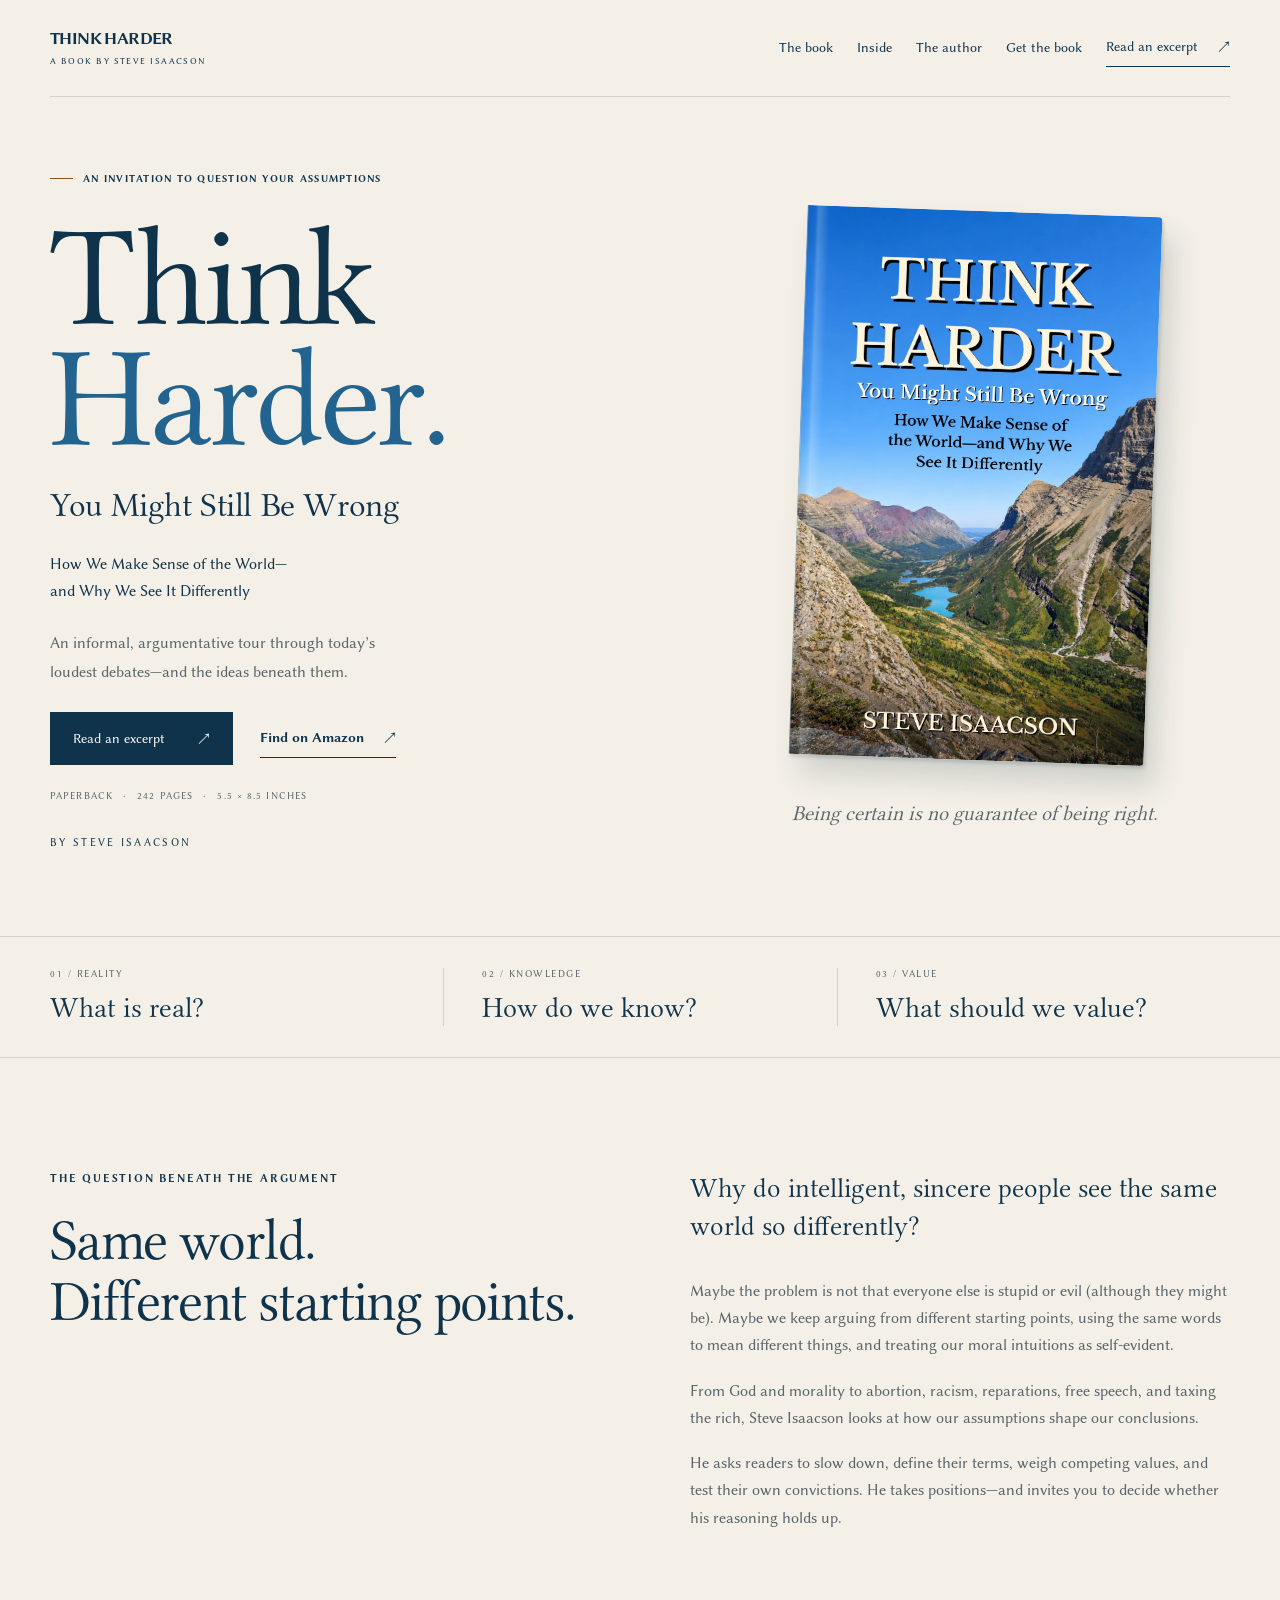
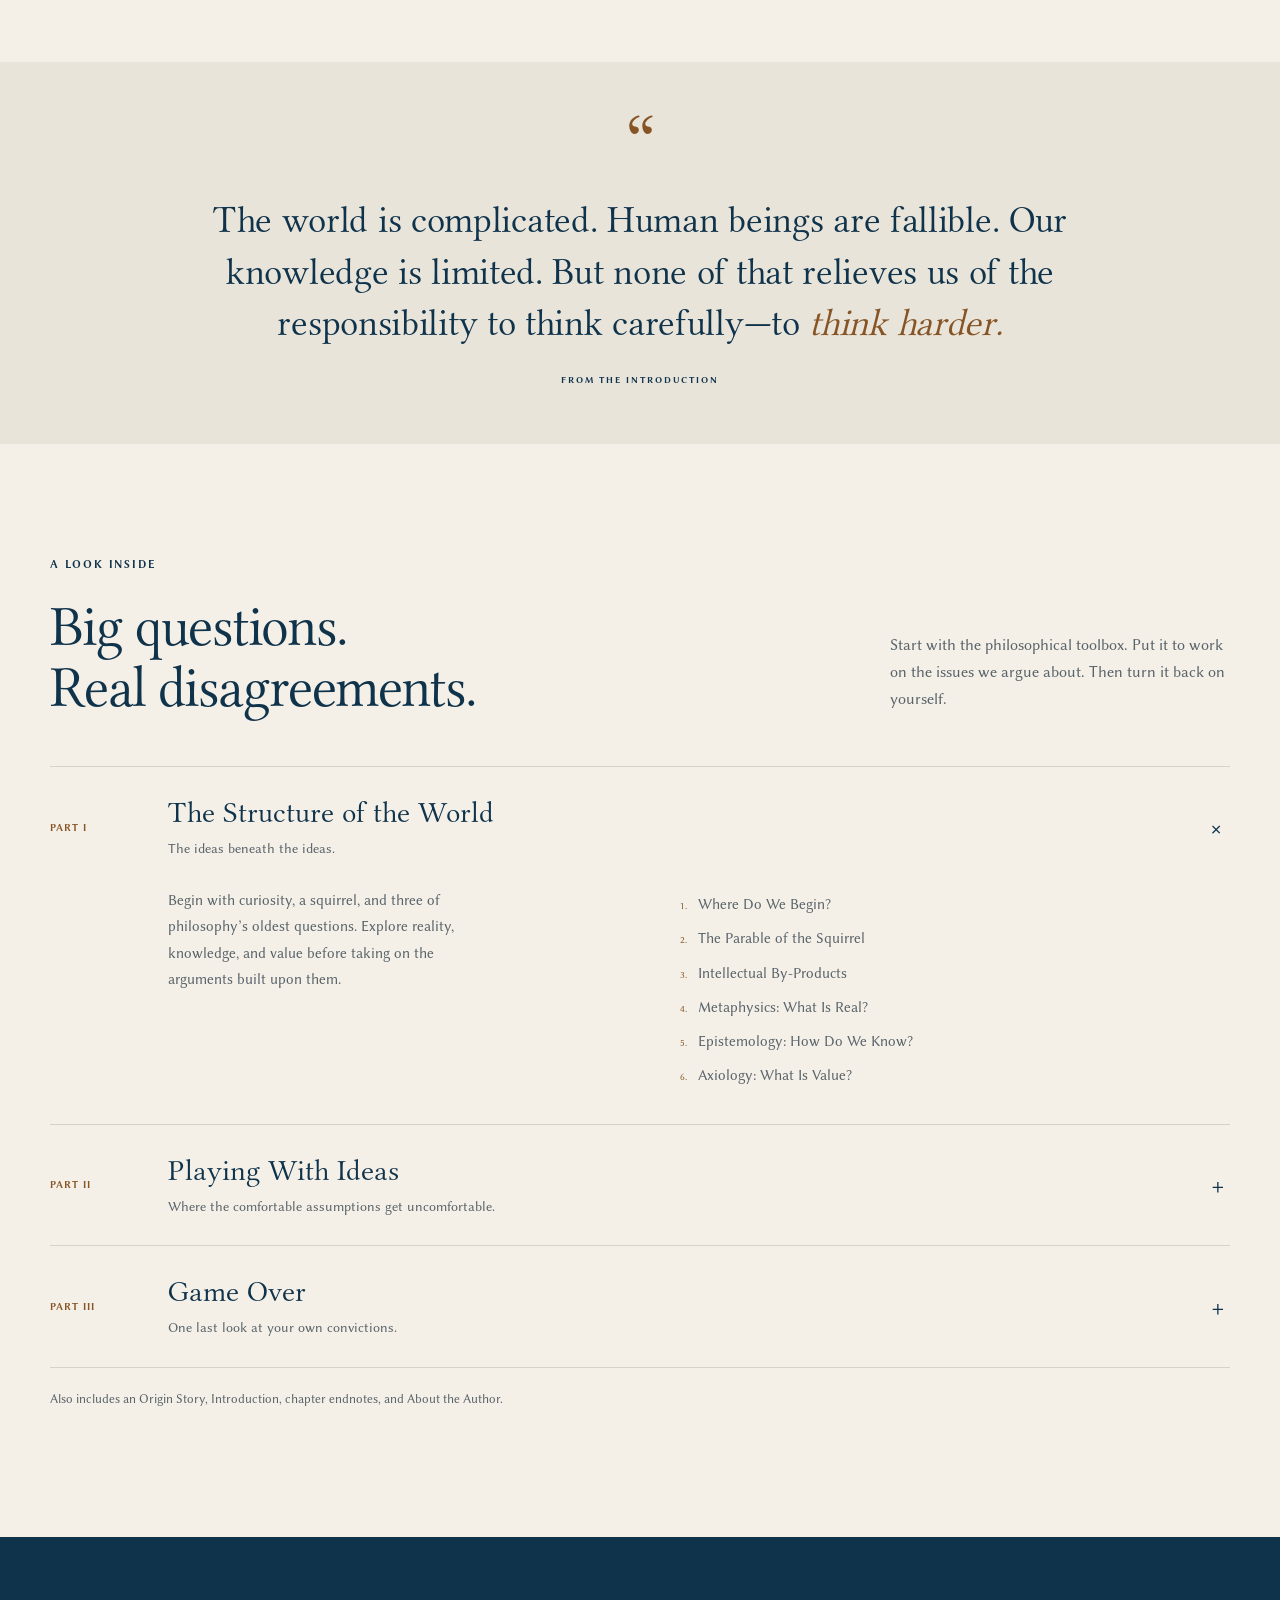
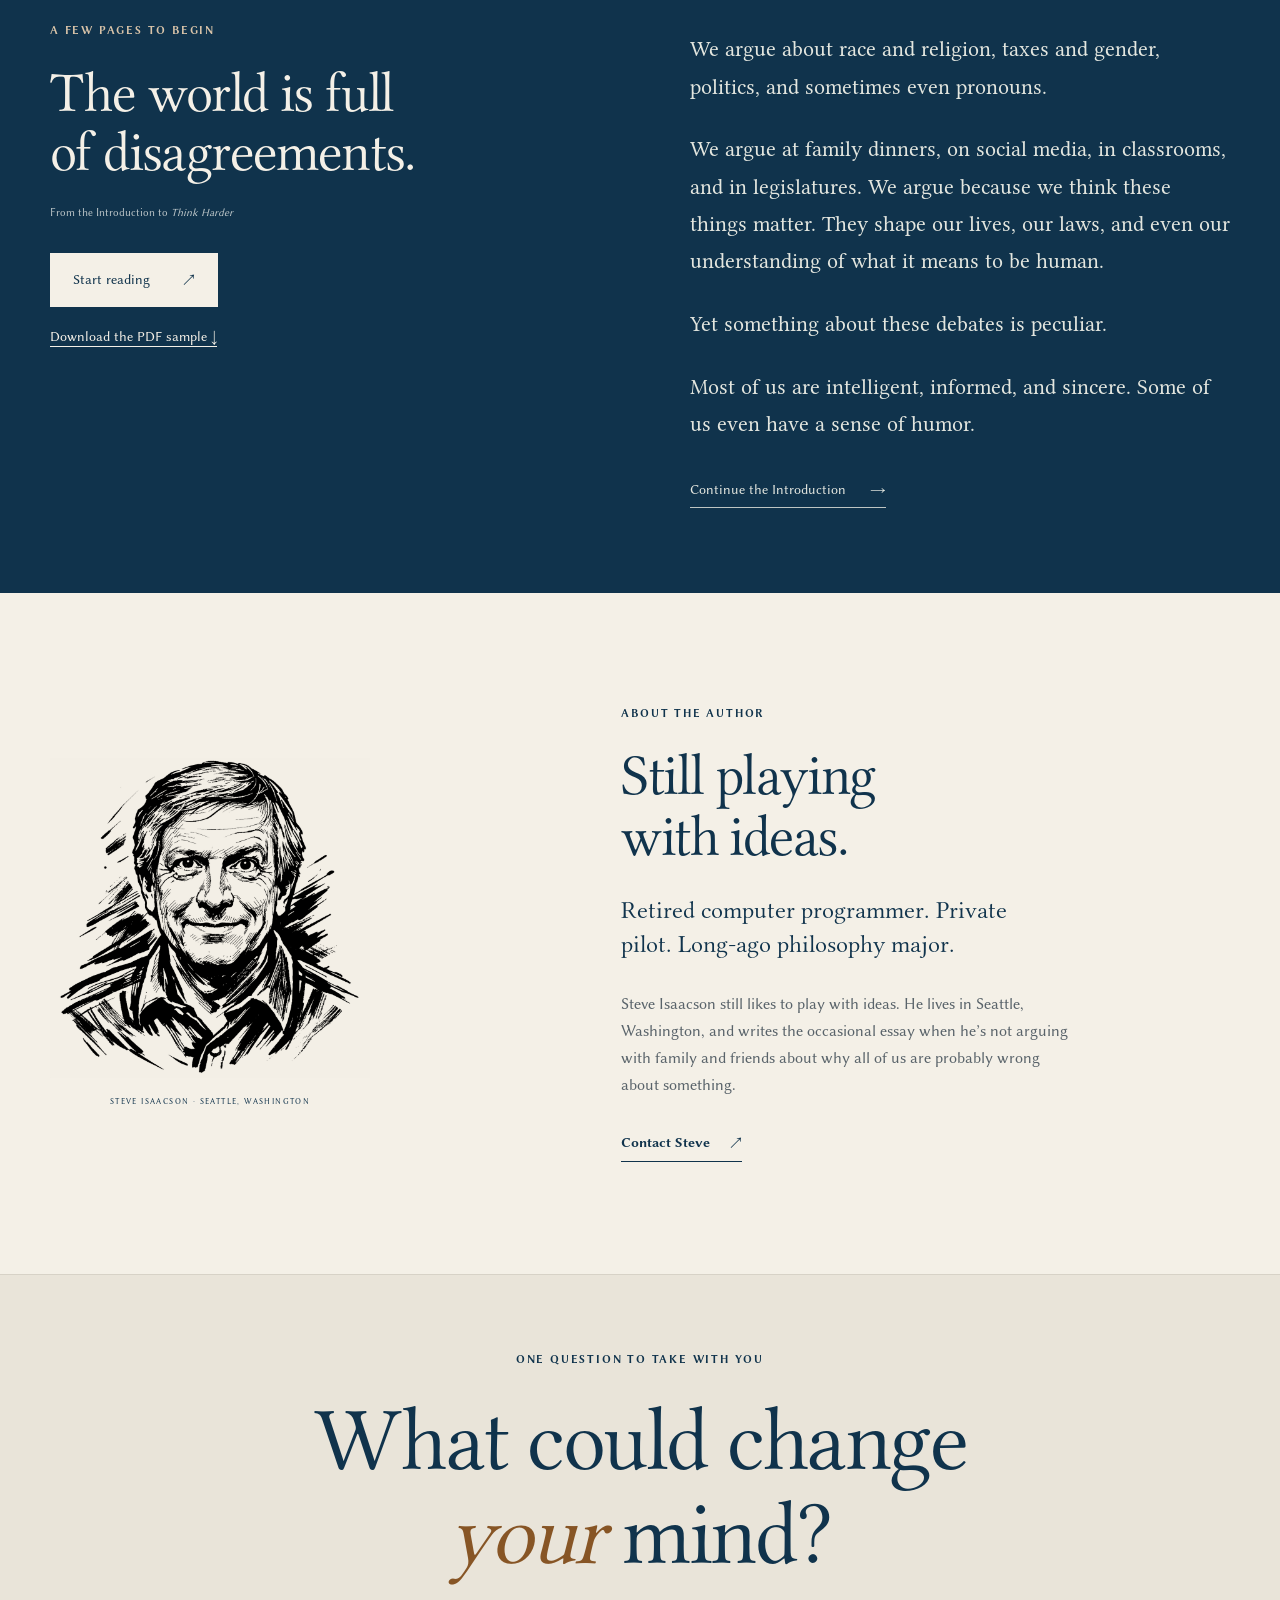
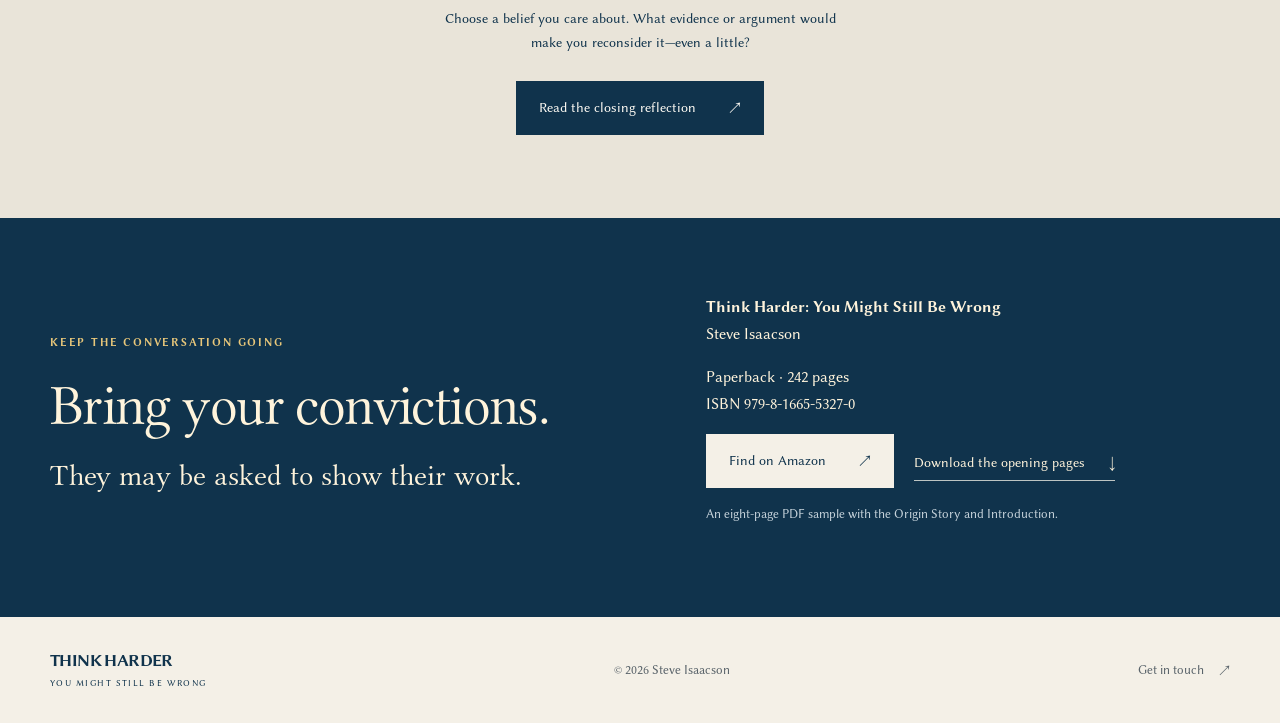
<file: index.html>
<!doctype html>
<html lang="en">
<head>
  <meta charset="utf-8"><meta name="viewport" content="width=device-width, initial-scale=1">
  <title>Think Harder: You Might Still Be Wrong — Steve Isaacson</title>
  <meta name="description" content="Why do intelligent, sincere people see the same world so differently? Explore Think Harder, Steve Isaacson’s informal, argumentative tour through the ideas beneath our disagreements.">
  <meta name="theme-color" content="#f4f0e7">
  <meta property="og:title" content="Think Harder: You Might Still Be Wrong">
  <meta property="og:description" content="How We Make Sense of the World—and Why We See It Differently. A book by Steve Isaacson.">
  <meta property="og:type" content="book">
  <link rel="icon" href="assets/favicon.svg" type="image/svg+xml"><link rel="stylesheet" href="styles.css?v=20261030">
  <script src="app.js?v=20261030" defer></script>
<link rel="canonical" href="https://thinkharderbook.com/">
<meta property="og:url" content="https://thinkharderbook.com/">
<meta property="og:image" content="https://thinkharderbook.com/assets/cover.jpg">
<meta property="og:image:alt" content="Think Harder: You Might Still Be Wrong by Steve Isaacson">
<meta name="twitter:card" content="summary_large_image">
<script src="site-config.js" defer></script>
<script type="application/ld+json">{"@context": "https://schema.org", "@type": "Book", "name": "Think Harder: You Might Still Be Wrong", "alternateName": "Think Harder", "description": "How We Make Sense of the World—and Why We See It Differently. An informal, argumentative tour through the assumptions beneath our disagreements.", "author": {"@type": "Person", "name": "Steve Isaacson", "url": "https://thinkharderbook.com/#author"}, "url": "https://thinkharderbook.com/", "image": "https://thinkharderbook.com/assets/cover.jpg", "isbn": "9798166553270", "numberOfPages": 242, "bookFormat": "https://schema.org/Paperback", "inLanguage": "en", "copyrightYear": 2026}</script>
</head>
<body>
<a class="skip-link" href="#main">Skip to content</a>
<header class="site-header wrap">
  <a class="wordmark" href="./" aria-label="Think Harder home">THINK HARDER<span>A BOOK BY STEVE ISAACSON</span></a>
  <nav aria-label="Main navigation"><a href="#about">The book</a><a href="#inside">Inside</a><a href="#author">The author</a><a href="#get-the-book">Get the book</a><a class="nav-cta" href="excerpt.html">Read an excerpt <span aria-hidden="true">↗</span></a></nav>
</header>
<main id="main">
  <section class="hero wrap" aria-labelledby="hero-title">
    <div class="hero-copy">
      <p class="eyebrow"><span class="tiny-line"></span> AN INVITATION TO QUESTION YOUR ASSUMPTIONS</p>
      <h1 id="hero-title">Think<br><em>Harder.</em></h1>
      <p class="title-line">You Might Still Be Wrong</p>
      <p class="subtitle">How We Make Sense of the World—<br class="desktop-break">and Why We See It Differently</p>
      <p class="hero-description">An informal, argumentative tour through today’s loudest debates—and the ideas beneath them.</p>
      <div class="hero-actions"><a class="button" href="excerpt.html">Read an excerpt <span aria-hidden="true">↗</span></a><a class="text-link" data-amazon-link href="https://www.amazon.com/s?k=9798166553270&amp;i=stripbooks">Find on Amazon <span aria-hidden="true">↗</span></a></div><p class="edition-line">PAPERBACK <span aria-hidden="true">·</span> 242 PAGES <span aria-hidden="true">·</span> 5.5 × 8.5 INCHES</p>
      <p class="author-byline">BY STEVE ISAACSON</p>
    </div>
    <figure class="hero-book"><div class="book"><img src="assets/cover.webp" alt="Think Harder: You Might Still Be Wrong, by Steve Isaacson. Turquoise lakes wind through a mountain valley beneath a blue sky." width="1001" height="1547" fetchpriority="high"></div><figcaption>Being certain is no guarantee of being right.</figcaption></figure>
  </section>
  <div class="question-band"><div class="wrap question-grid"><p><span>01 / REALITY</span>What is real?</p><p><span>02 / KNOWLEDGE</span>How do we know?</p><p><span>03 / VALUE</span>What should we value?</p></div></div>
  <section id="about" class="about-section wrap section-space">
    <div><p class="eyebrow">THE QUESTION BENEATH THE ARGUMENT</p><h2>Same world.<br>Different starting points.</h2></div>
    <div class="about-copy"><p class="lead">Why do intelligent, sincere people see the same world so differently?</p><p>Maybe the problem is not that everyone else is stupid or evil (although they might be). Maybe we keep arguing from different starting points, using the same words to mean different things, and treating our moral intuitions as self-evident.</p><p>From God and morality to abortion, racism, reparations, free speech, and taxing the rich, Steve Isaacson looks at how our assumptions shape our conclusions.</p><p>He asks readers to slow down, define their terms, weigh competing values, and test their own convictions. He takes positions—and invites you to decide whether his reasoning holds up.</p></div>
  </section>
  <section class="pull-quote"><div class="wrap"><span class="quote-mark" aria-hidden="true">“</span><blockquote>The world is complicated. Human beings are fallible. Our knowledge is limited. But none of that relieves us of the responsibility to think carefully—to <em>think harder.</em></blockquote><p>FROM THE INTRODUCTION</p></div></section>
  <section id="inside" class="inside-section wrap section-space">
    <div class="section-heading"><div><p class="eyebrow">A LOOK INSIDE</p><h2>Big questions.<br>Real disagreements.</h2></div><p class="section-intro">Start with the philosophical toolbox. Put it to work on the issues we argue about. Then turn it back on yourself.</p></div>
    <div class="contents">
      <details open><summary><span class="part-number">PART I</span><span><strong>The Structure of the World</strong><small>The ideas beneath the ideas.</small></span><span class="plus" aria-hidden="true">+</span></summary><div class="part-body"><p>Begin with curiosity, a squirrel, and three of philosophy’s oldest questions. Explore reality, knowledge, and value before taking on the arguments built upon them.</p><ol><li>Where Do We Begin?</li><li>The Parable of the Squirrel</li><li>Intellectual By-Products</li><li>Metaphysics: What Is Real?</li><li>Epistemology: How Do We Know?</li><li>Axiology: What Is Value?</li></ol></div></details>
      <details><summary><span class="part-number">PART II</span><span><strong>Playing With Ideas</strong><small>Where the comfortable assumptions get uncomfortable.</small></span><span class="plus" aria-hidden="true">+</span></summary><div class="part-body"><p>Examine competing perspectives and trade-offs in some of our most contentious debates, with a recurring question: what makes a distinction fair, relevant, or justified?</p><ol start="7"><li>Who Decides? Individuals, Society, and the State</li><li>The Price of Free Speech</li><li>Abortion Trade-Offs</li><li>Does God Exist?</li><li>Where Do Morals Come From?</li><li>Can Science Determine Human Values?</li><li>When It’s Good to Be a Racist</li><li>The Case Against Slavery Reparations</li><li>The DEI Debate: What Fairness Really Means</li><li>Sex, Gender, and the Trans Question</li><li>Should Rich People Pay More Taxes?</li></ol></div></details>
      <details><summary><span class="part-number">PART III</span><span><strong>Game Over</strong><small>One last look at your own convictions.</small></span><span class="plus" aria-hidden="true">+</span></summary><div class="part-body"><p>Step back from the debates and consider how a worldview can both help us understand the world and keep us from seeing it anew.</p><ul class="closing-list"><li>Why Your Worldview Matters</li><li>Afterword</li><li>Coda</li></ul></div></details>
    </div>
    <p class="contents-note">Also includes an Origin Story, Introduction, chapter endnotes, and About the Author.</p>
  </section>
  <section id="sample" class="sample-section"><div class="wrap sample-grid"><div><p class="eyebrow">A FEW PAGES TO BEGIN</p><h2>The world is full<br>of disagreements.</h2><p class="sample-note">From the Introduction to <cite>Think Harder</cite></p><a class="button button-light" href="excerpt.html">Start reading <span aria-hidden="true">↗</span></a><a class="sample-download" href="assets/think-harder-sample.pdf" download>Download the PDF sample <span aria-hidden="true">↓</span></a></div><div class="sample-text"><p>We argue about race and religion, taxes and gender, politics, and sometimes even pronouns.</p><p>We argue at family dinners, on social media, in classrooms, and in legislatures. We argue because we think these things matter. They shape our lives, our laws, and even our understanding of what it means to be human.</p><p>Yet something about these debates is peculiar.</p><p>Most of us are intelligent, informed, and sincere. Some of us even have a sense of humor.</p><a class="light-link" href="excerpt.html">Continue the Introduction <span aria-hidden="true">→</span></a></div></div></section>
  <section id="author" class="author-section wrap section-space"><figure><img src="assets/steve-isaacson.png" alt="Pencil portrait of Steve Isaacson" width="700" height="700" loading="lazy"><figcaption>STEVE ISAACSON · SEATTLE, WASHINGTON</figcaption></figure><div><p class="eyebrow">ABOUT THE AUTHOR</p><h2>Still playing<br>with ideas.</h2><p class="lead">Retired computer programmer. Private pilot. Long-ago philosophy major.</p><p>Steve Isaacson still likes to play with ideas. He lives in Seattle, Washington, and writes the occasional essay when he’s not arguing with family and friends about why all of us are probably wrong about something.</p><a class="text-link" href="mailto:steve@steveisaacson.com">Contact Steve <span aria-hidden="true">↗</span></a></div></section>
  <section class="closing-section"><div class="wrap"><p class="eyebrow">ONE QUESTION TO TAKE WITH YOU</p><h2>What could change<br><em>your</em> mind?</h2><p>Choose a belief you care about. What evidence or argument would make you reconsider it—even a little?</p><a class="button" href="excerpt.html#coda">Read the closing reflection <span aria-hidden="true">↗</span></a></div></section>
<section id="get-the-book" class="get-book-section"><div class="wrap get-book-grid"><div><p class="eyebrow">KEEP THE CONVERSATION GOING</p><h2>Bring your convictions.</h2><p class="get-book-tagline">They may be asked to show their work.</p></div><div class="get-book-details"><p><strong>Think Harder: You Might Still Be Wrong</strong><br>Steve Isaacson</p><p>Paperback · 242 pages<br>ISBN 979-8-1665-5327-0</p><div class="get-book-actions"><a class="button button-light" data-amazon-link href="https://www.amazon.com/s?k=9798166553270&amp;i=stripbooks">Find on Amazon <span aria-hidden="true">↗</span></a><a class="light-link" href="assets/think-harder-sample.pdf" download>Download the opening pages <span aria-hidden="true">↓</span></a></div><p class="get-book-note">An eight-page PDF sample with the Origin Story and Introduction.</p></div></div></section>
</main>
<footer class="site-footer wrap"><a class="wordmark" href="./">THINK HARDER<span>YOU MIGHT STILL BE WRONG</span></a><p>© 2026 Steve Isaacson</p><a href="mailto:steve@steveisaacson.com">Get in touch <span aria-hidden="true">↗</span></a></footer>
</body></html>
</file>
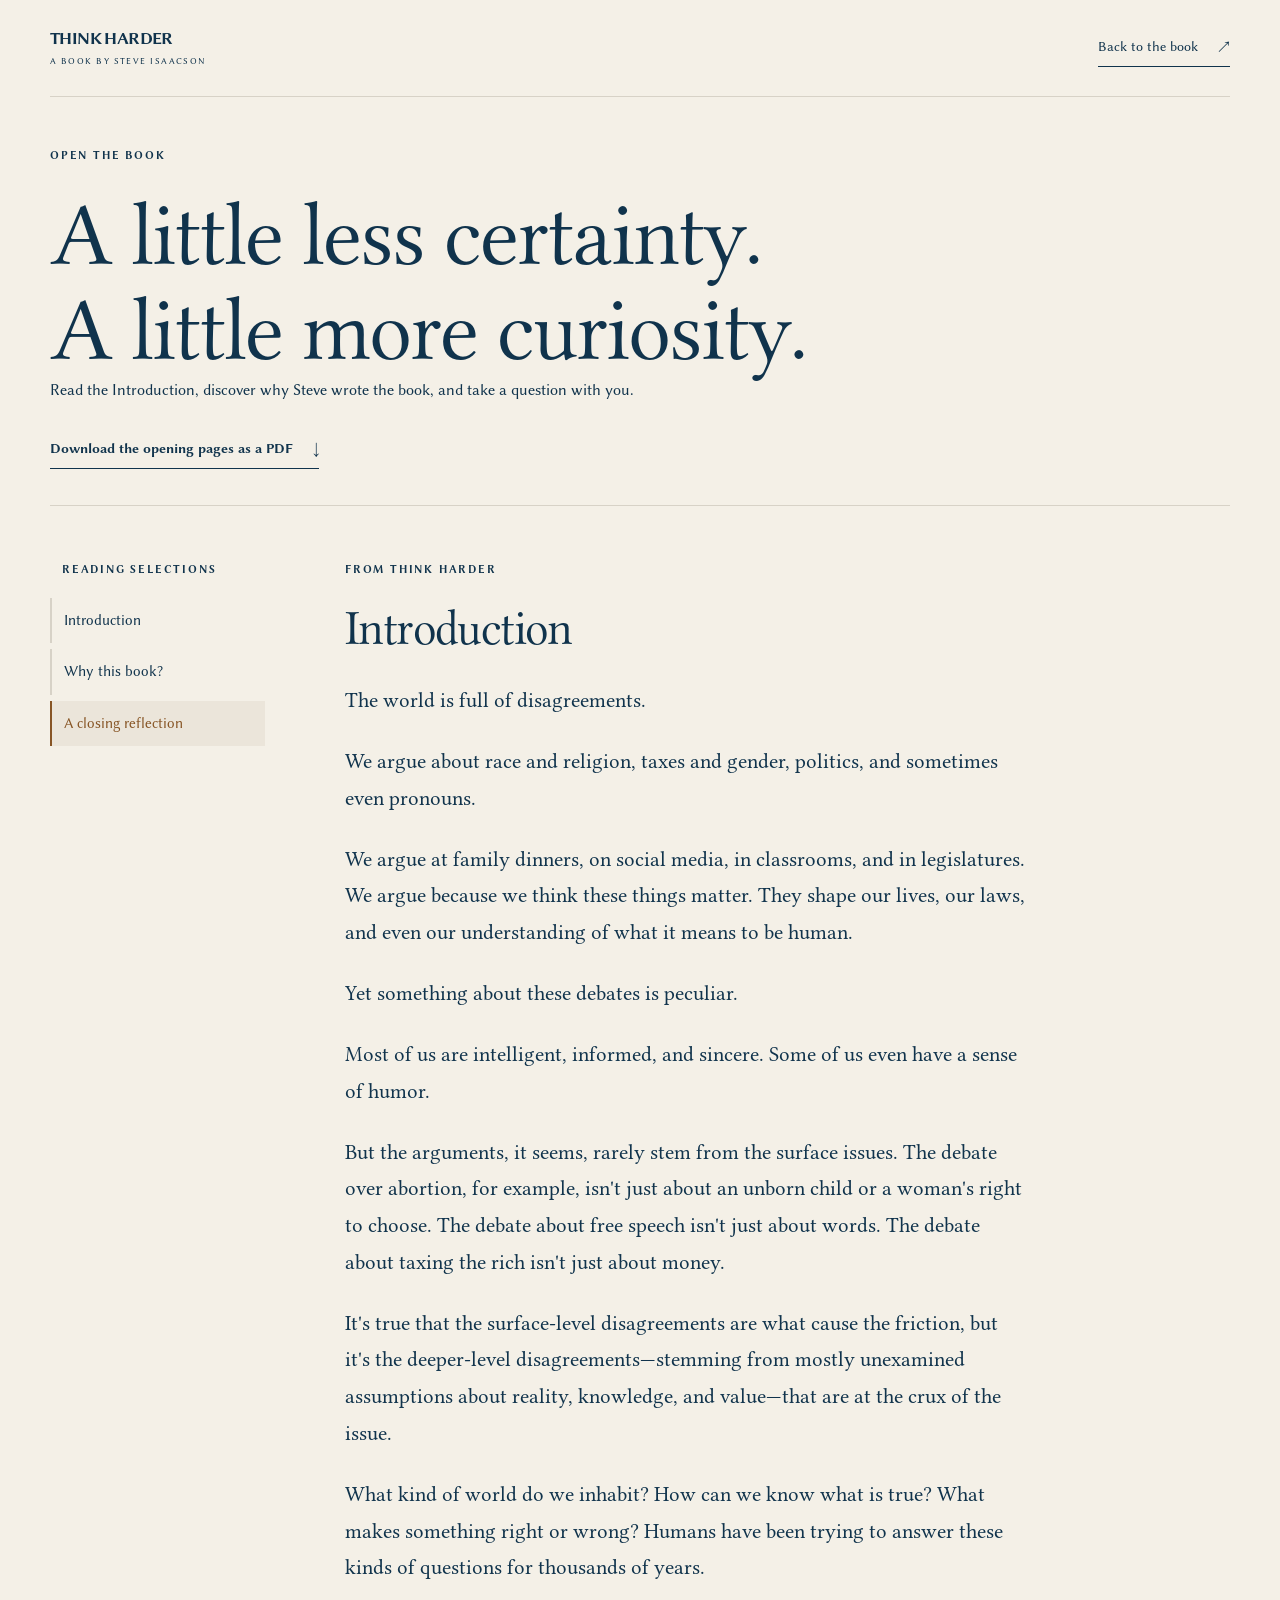
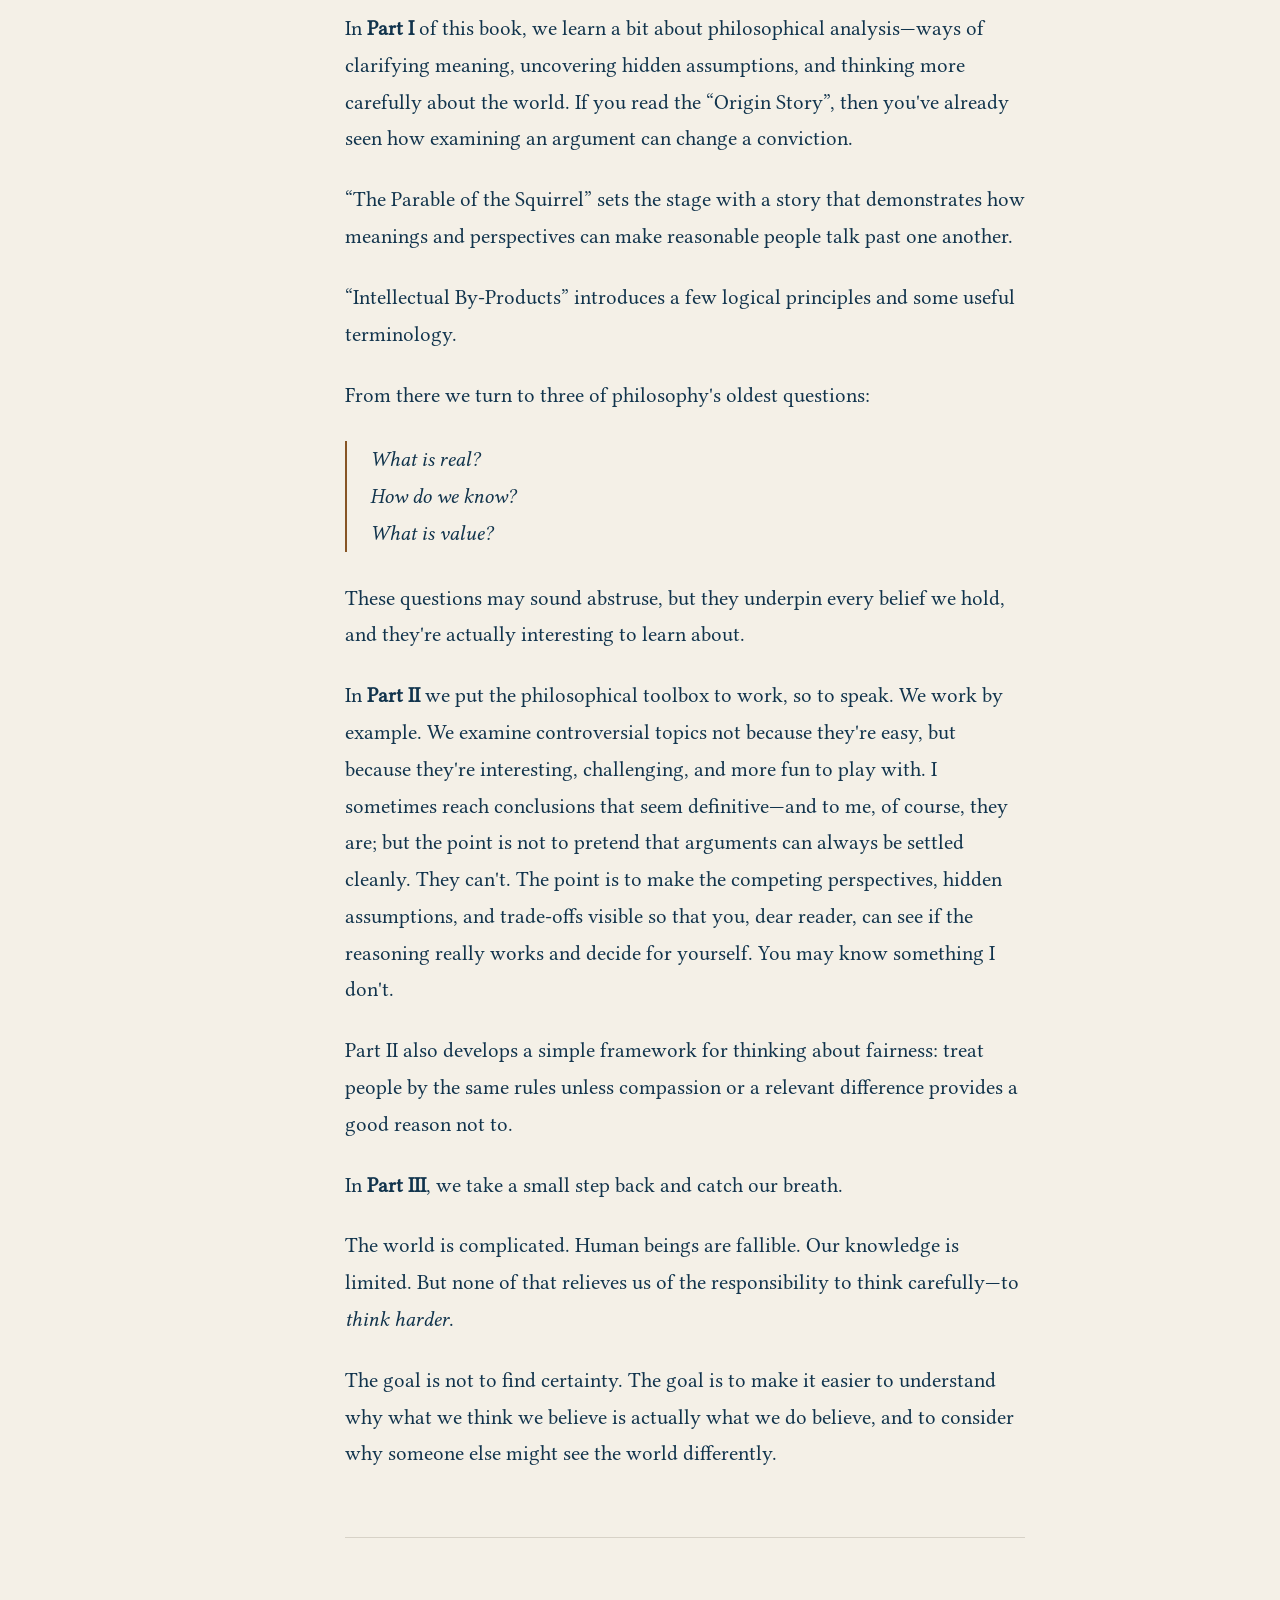
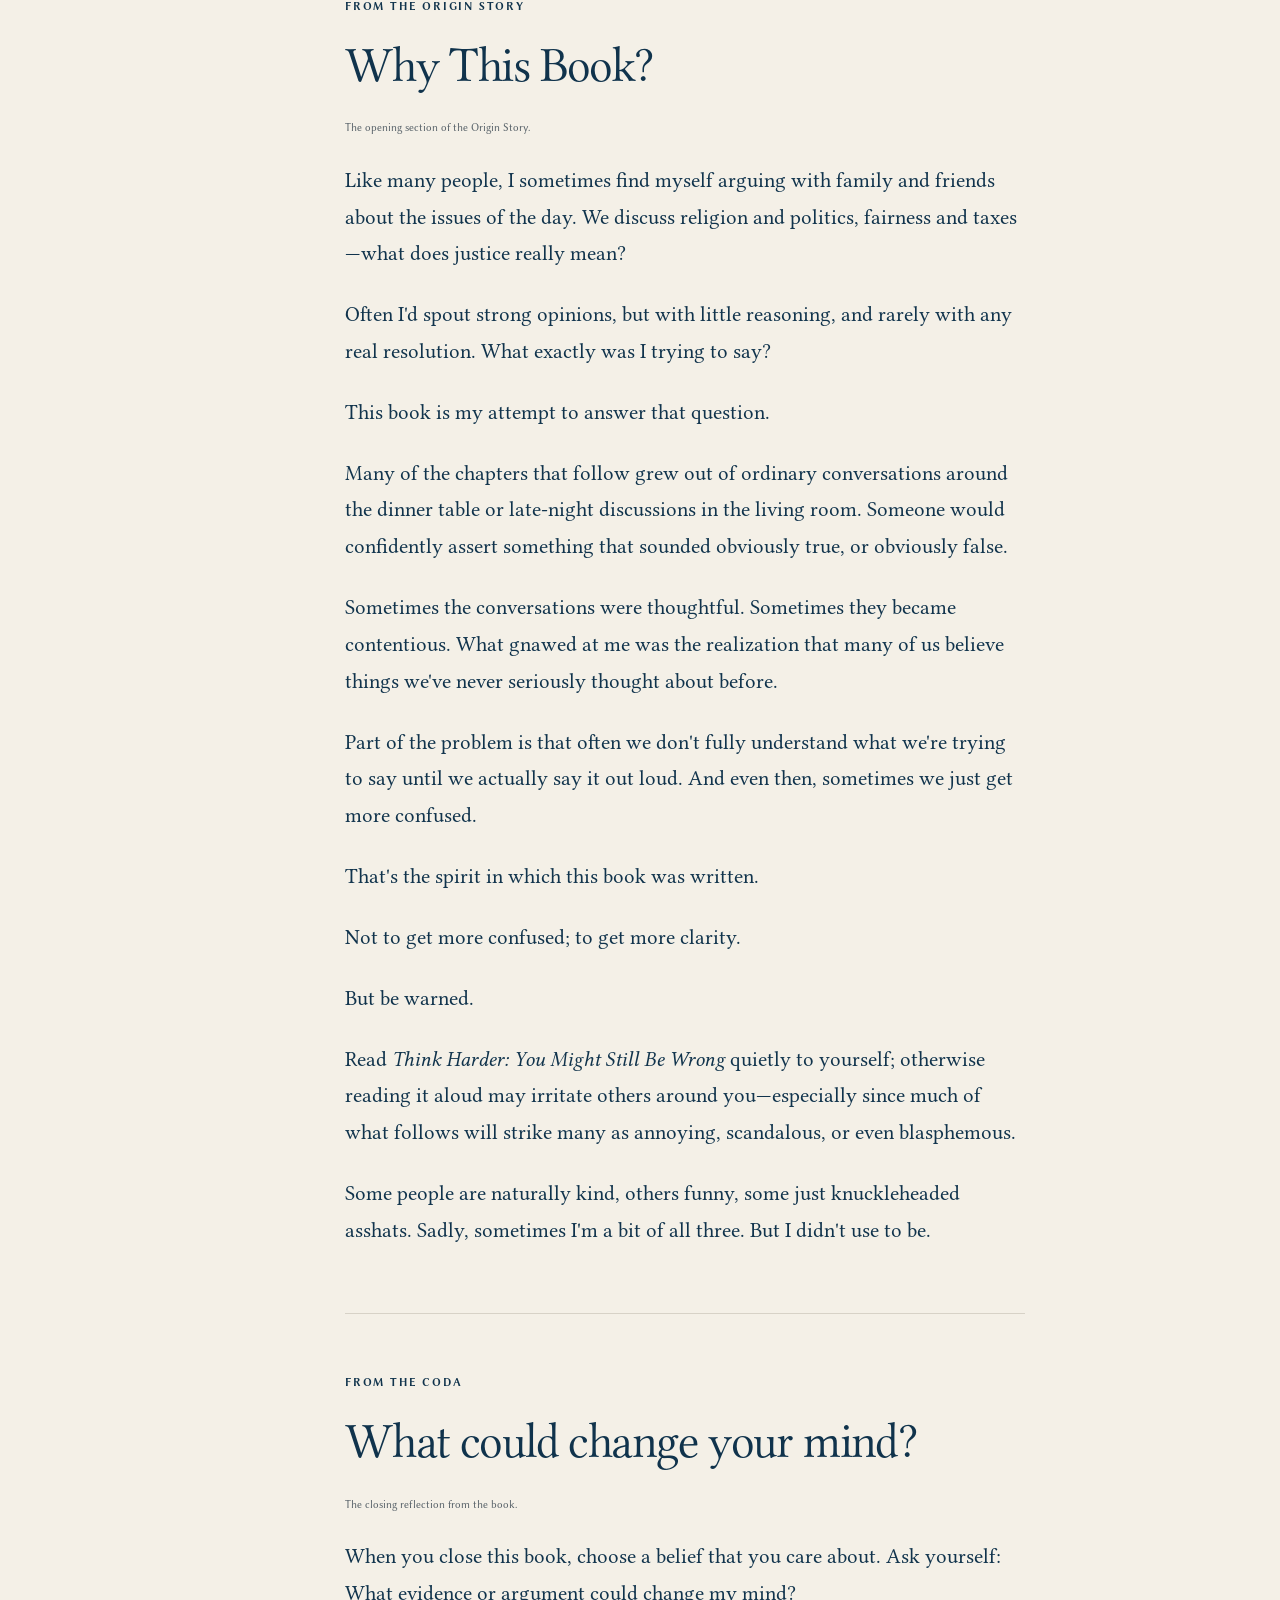
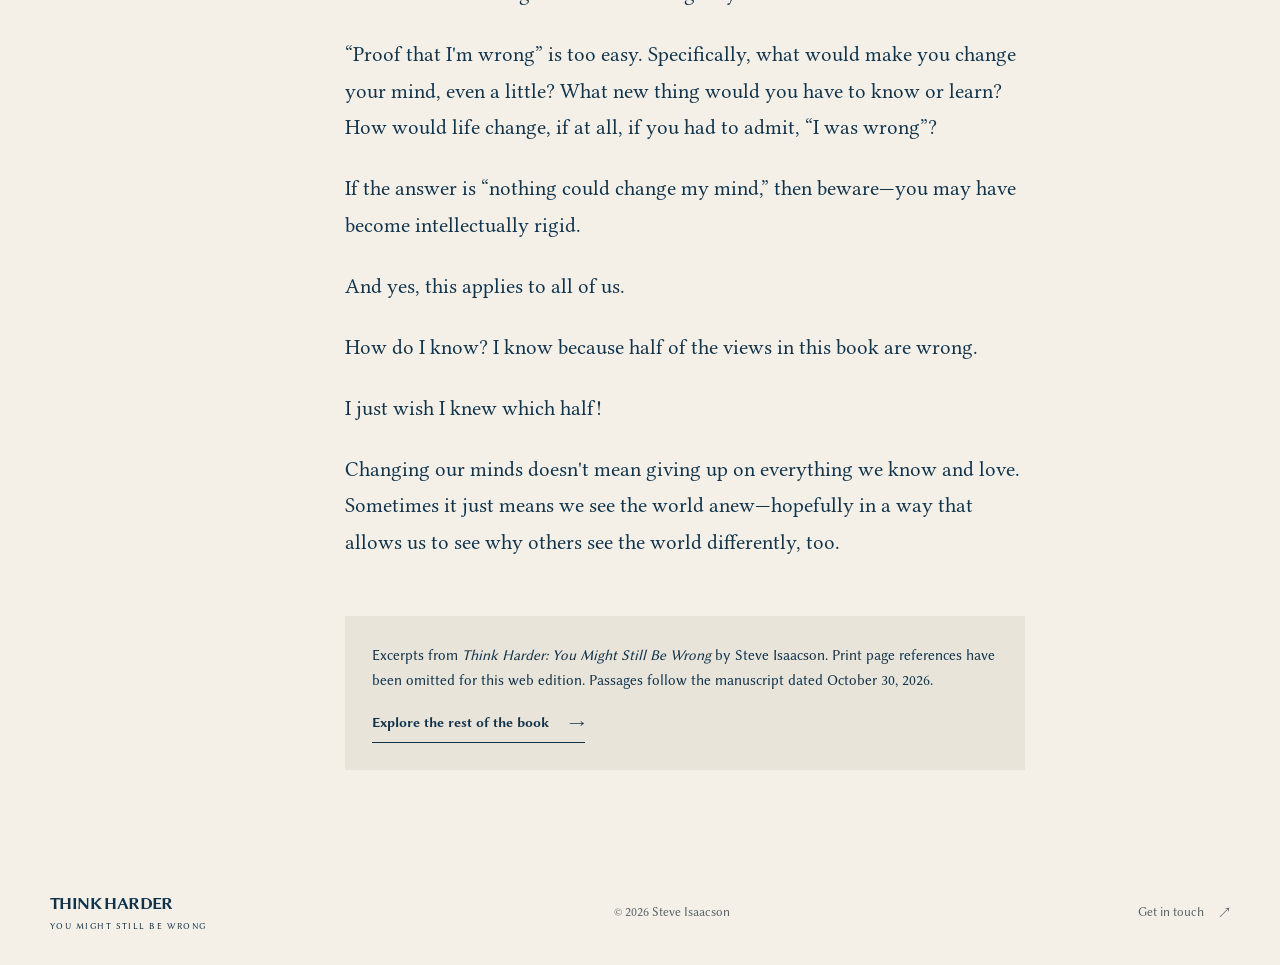
<file: excerpt.html>
<!doctype html><html lang="en"><head><meta charset="utf-8"><meta name="viewport" content="width=device-width,initial-scale=1"><title>Read an Excerpt — Think Harder by Steve Isaacson</title><meta name="description" content="Read the Introduction, a passage from the Origin Story, and the closing reflection from Think Harder: You Might Still Be Wrong by Steve Isaacson."><meta name="theme-color" content="#f4f0e7"><link rel="icon" href="assets/favicon.svg" type="image/svg+xml"><link rel="stylesheet" href="styles.css?v=20261030"><script src="app.js?v=20261030" defer></script><link rel="canonical" href="https://thinkharderbook.com/excerpt.html">
<meta property="og:url" content="https://thinkharderbook.com/excerpt.html">
<meta property="og:image" content="https://thinkharderbook.com/assets/cover.jpg">
<meta property="og:image:alt" content="Think Harder: You Might Still Be Wrong by Steve Isaacson">
<meta name="twitter:card" content="summary_large_image">
<script src="site-config.js" defer></script>
</head><body><a class="skip-link" href="#reading">Skip to reading</a><header class="site-header wrap"><a class="wordmark" href="./">THINK HARDER<span>A BOOK BY STEVE ISAACSON</span></a><nav aria-label="Main navigation"><a class="nav-cta" href="./">Back to the book <span aria-hidden="true">↗</span></a></nav></header><main id="reading" class="wrap"><div class="reader-header"><p class="eyebrow">OPEN THE BOOK</p><h1>A little less certainty.<br>A little more curiosity.</h1><p>Read the Introduction, discover why Steve wrote the book, and take a question with you.</p><a class="text-link" href="assets/think-harder-sample.pdf" download>Download the opening pages as a PDF <span aria-hidden="true">↓</span></a></div><div class="reader-layout"><nav class="reader-nav" aria-label="Reading selections"><p class="eyebrow">READING SELECTIONS</p><a href="#introduction" aria-current="true">Introduction</a><a href="#origin-story">Why this book?</a><a href="#coda">A closing reflection</a></nav><article class="reading-text"><section id="introduction"><p class="eyebrow">FROM THINK HARDER</p><h2>Introduction</h2><p>The world is full of disagreements.</p>
<p>We argue about race and religion, taxes and gender, politics, and sometimes even pronouns.</p>
<p>We argue at family dinners, on social media, in classrooms, and in legislatures. We argue because we think these things matter. They shape our lives, our laws, and even our understanding of what it means to be human.</p>
<p>Yet something about these debates is peculiar.</p>
<p>Most of us are intelligent, informed, and sincere. Some of us even have a sense of humor.</p>
<p>But the arguments, it seems, rarely stem from the surface issues. The debate over abortion, for example, isn&#x27;t just about an unborn child or a woman&#x27;s right to choose. The debate about free speech isn&#x27;t just about words. The debate about taxing the rich isn&#x27;t just about money.</p>
<p>It&#x27;s true that the surface-level disagreements are what cause the friction, but it&#x27;s the deeper-level disagreements—stemming from mostly unexamined assumptions about reality, knowledge, and value—that are at the crux of the issue.</p>
<p>What kind of world do we inhabit? How can we know what is true? What makes something right or wrong? Humans have been trying to answer these kinds of questions for thousands of years.</p>
<p>In <strong>Part I</strong> of this book, we learn a bit about philosophical analysis—ways of clarifying meaning, uncovering hidden assumptions, and thinking more carefully about the world. If you read the “Origin Story”, then you&#x27;ve already seen how examining an argument can change a conviction.</p>
<p>“The Parable of the Squirrel” sets the stage with a story that demonstrates how meanings and perspectives can make reasonable people talk past one another.</p>
<p>“Intellectual By-Products” introduces a few logical principles and some useful terminology.</p>
<p>From there we turn to three of philosophy&#x27;s oldest questions:</p>
<blockquote>
<p>What is real?<br> How do we know?<br> What is value?</p>
</blockquote>
<p>These questions may sound abstruse, but they underpin every belief we hold, and they&#x27;re actually interesting to learn about.</p>
<p>In <strong>Part II</strong> we put the philosophical toolbox to work, so to speak. We work by example. We examine controversial topics not because they&#x27;re easy, but because they&#x27;re interesting, challenging, and more fun to play with. I sometimes reach conclusions that seem definitive—and to me, of course, they are; but the point is not to pretend that arguments can always be settled cleanly. They can&#x27;t. The point is to make the competing perspectives, hidden assumptions, and trade-offs visible so that you, dear reader, can see if the reasoning really works and decide for yourself. You may know something I don&#x27;t.</p>
<p>Part II also develops a simple framework for thinking about fairness: treat people by the same rules unless compassion or a relevant difference provides a good reason not to.</p>
<p>In <strong>Part III</strong>, we take a small step back and catch our breath.</p>
<p>The world is complicated. Human beings are fallible. Our knowledge is limited. But none of that relieves us of the responsibility to think carefully—to <em>think harder</em>.</p>
<p>The goal is not to find certainty. The goal is to make it easier to understand why what we think we believe is actually what we do believe, and to consider why someone else might see the world differently.</p></section><section id="origin-story"><p class="eyebrow">FROM THE ORIGIN STORY</p><h2>Why This Book?</h2><p class="excerpt-label">The opening section of the Origin Story.</p><p>Like many people, I sometimes find myself arguing with family and friends about the issues of the day. We discuss religion and politics, fairness and taxes—what does justice really mean?</p>
<p>Often I&#x27;d spout strong opinions, but with little reasoning, and rarely with any real resolution. What exactly was I trying to say?</p>
<p>This book is my attempt to answer that question.</p>
<p>Many of the chapters that follow grew out of ordinary conversations around the dinner table or late-night discussions in the living room. Someone would confidently assert something that sounded obviously true, or obviously false.</p>
<p>Sometimes the conversations were thoughtful. Sometimes they became contentious. What gnawed at me was the realization that many of us believe things we&#x27;ve never seriously thought about before.</p>
<p>Part of the problem is that often we don&#x27;t fully understand what we&#x27;re trying to say until we actually say it out loud. And even then, sometimes we just get more confused.</p>
<p>That&#x27;s the spirit in which this book was written.</p>
<p>Not to get more confused; to get more clarity.</p>
<p>But be warned.</p>
<p>Read <em>Think Harder: You Might Still Be Wrong</em> quietly to yourself; otherwise reading it aloud may irritate others around you—especially since much of what follows will strike many as annoying, scandalous, or even blasphemous.</p>
<p>Some people are naturally kind, others funny, some just knuckleheaded asshats. Sadly, sometimes I&#x27;m a bit of all three. But I didn&#x27;t use to be.</p></section><section id="coda"><p class="eyebrow">FROM THE CODA</p><h2>What could change your mind?</h2><p class="excerpt-label">The closing reflection from the book.</p><p>When you close this book, choose a belief that you care about. Ask yourself: What evidence or argument could change my mind?</p>
<p>“Proof that I&#x27;m wrong” is too easy. Specifically, what would make you change your mind, even a little? What new thing would you have to know or learn? How would life change, if at all, if you had to admit, “I was wrong”?</p>
<p>If the answer is “nothing could change my mind,” then beware—you may have become intellectually rigid.</p>
<p>And yes, this applies to all of us.</p>
<p>How do I know? I know because half of the views in this book are wrong.</p>
<p>I just wish I knew which half!</p>
<p>Changing our minds doesn&#x27;t mean giving up on everything we know and love. Sometimes it just means we see the world anew—hopefully in a way that allows us to see why others see the world differently, too.</p></section><div class="reader-end"><p>Excerpts from <em>Think Harder: You Might Still Be Wrong</em> by Steve Isaacson. Print page references have been omitted for this web edition. Passages follow the manuscript dated October 30, 2026.</p><a class="text-link" href="./#inside">Explore the rest of the book <span aria-hidden="true">→</span></a></div></article></div></main><footer class="site-footer wrap"><a class="wordmark" href="./">THINK HARDER<span>YOU MIGHT STILL BE WRONG</span></a><p>© 2026 Steve Isaacson</p><a href="mailto:steve@steveisaacson.com">Get in touch <span aria-hidden="true">↗</span></a></footer></body></html>
</file>
<file: styles.css>
@font-face{font-family:Book Display;src:url('assets/fonts/libertinus-display.woff') format('woff');font-style:normal;font-weight:400;font-display:swap}
@font-face{font-family:Book Serif;src:url('assets/fonts/libertinus-serif.woff') format('woff');font-style:normal;font-weight:400;font-display:swap}
@font-face{font-family:Book Serif;src:url('assets/fonts/libertinus-serif-italic.woff') format('woff');font-style:italic;font-weight:400;font-display:swap}
@font-face{font-family:Book Sans;src:url('assets/fonts/libertinus-sans.woff') format('woff');font-style:normal;font-weight:400;font-display:swap}
@font-face{font-family:Book Sans;src:url('assets/fonts/libertinus-sans-bold.woff') format('woff');font-style:normal;font-weight:700;font-display:swap}

:root{--paper:#f4f0e7;--ink:#10334c;--muted:#59636a;--rust:#875525;--rule:#d7d2c7;--white:#fffcf5;--serif:'Book Display',Georgia,serif;--sans:'Book Sans',Arial,sans-serif}*{box-sizing:border-box}html{scroll-behavior:smooth;scroll-padding-top:28px}body{margin:0;background:var(--paper);color:var(--ink);font-family:var(--sans);font-size:16px;line-height:1.7}a{color:inherit;text-decoration:none}button{font:inherit}img{max-width:100%;height:auto;display:block}figure{margin:0}p{margin:0 0 1.15em}h1,h2,h3{font-weight:400;margin:0;font-family:var(--serif);line-height:1.05}h2{font-size:clamp(42px,4.5vw,64px);letter-spacing:-1.6px}em{font-family:inherit}.wrap{width:min(1180px,calc(100% - 96px));margin-inline:auto}.section-space{padding-block:112px}.eyebrow{font-size:10px;font-weight:700;letter-spacing:1.8px;line-height:1.7;margin:0 0 23px}.site-header{padding-block:28px;display:flex;align-items:center;justify-content:space-between;border-bottom:1px solid var(--rule);gap:24px}.wordmark{font-size:17px;font-weight:700;letter-spacing:-.6px;line-height:1.3}.wordmark span{display:block;font-size:8px;letter-spacing:1.45px;font-weight:500;margin-top:6px}.site-header nav{display:flex;align-items:center;gap:29px;font-size:12px;font-weight:500}.site-header nav>a:not(.nav-cta):hover{text-decoration:underline;text-underline-offset:6px}.nav-cta{border-bottom:1px solid var(--ink);padding:7px 0}.nav-cta span{margin-left:16px}.hero{display:grid;grid-template-columns:1.2fr 1fr;align-items:center;gap:70px;padding-block:73px 83px}.hero-copy .eyebrow{font-size:9px;display:flex;align-items:center;gap:10px;letter-spacing:1.25px}.tiny-line{width:23px;height:1px;background:var(--rust);flex-shrink:0}.hero h1{font-size:clamp(90px,9.9vw,144px);letter-spacing:-5px;line-height:.83;margin:30px 0 25px}.hero h1 em{color:var(--rust);font-style:normal}.title-line{font-family:var(--serif);font-size:clamp(25px,2.7vw,38px);line-height:1.25;letter-spacing:-.4px;margin-bottom:24px}.subtitle{font-size:16px;line-height:1.65;font-weight:500;max-width:440px}.hero-description{font-size:14px;line-height:1.8;color:var(--muted);max-width:360px;margin:25px 0}.hero-actions{display:flex;gap:27px;align-items:center;flex-wrap:wrap}.button{display:inline-flex;align-items:center;justify-content:space-between;gap:33px;background:var(--ink);color:var(--white);padding:14px 22px;font-size:12px;font-weight:500;border:1px solid var(--ink);transition:background .2s,transform .2s}.button:hover{background:#244653;transform:translateY(-2px)}.text-link{font-size:12px;font-weight:600;border-bottom:1px solid var(--ink);padding:7px 0}.text-link span{margin-left:16px}.author-byline{font-size:9px;letter-spacing:2.3px;margin:30px 0 0}.hero-book{padding:20px 18px 0 13px;position:relative}.book{position:relative;max-width:360px;margin:auto;box-shadow:12px 20px 28px #132a3529,2px 3px 3px #132a3525;transform:rotate(3deg);border-radius:1px 4px 4px 1px}.book:after{content:'';position:absolute;inset:0;pointer-events:none;background:linear-gradient(90deg,#132a3515 0,transparent 2%,#ffffff35 3%,transparent 6%);border-left:1px solid #ffffff60}.book img{width:100%;border-radius:1px 4px 4px 1px}.hero-book figcaption{text-align:center;font-family:var(--serif);font-style:italic;font-size:18px;color:var(--muted);margin:37px 0 0}.question-band{border-block:1px solid var(--rule)}.question-grid{display:grid;grid-template-columns:repeat(3,1fr);padding-block:31px}.question-grid p{font-family:var(--serif);font-size:29px;line-height:1.2;margin:0;padding-left:38px;border-left:1px solid var(--rule)}.question-grid p:first-child{padding-left:0;border:0}.question-grid span{display:block;font-family:var(--sans);font-size:9px;letter-spacing:1.5px;margin-bottom:11px;color:var(--muted)}.about-section{display:grid;grid-template-columns:1fr 1fr;gap:100px}.about-copy{font-size:14px;color:var(--muted)}.lead{font-family:var(--serif);font-size:28px;line-height:1.35;color:var(--ink)}.pull-quote{background:#e8e4da;text-align:center;padding:54px 0 55px}.pull-quote .wrap{max-width:930px}.quote-mark{font-family:var(--serif);font-size:83px;color:var(--rust);line-height:.8}.pull-quote blockquote{font-family:var(--serif);font-size:clamp(25px,3vw,38px);line-height:1.35;letter-spacing:-.3px;margin:9px 0 25px}.pull-quote blockquote em{color:var(--rust)}.pull-quote p{font-size:9px;font-weight:600;letter-spacing:2px;margin:0}.section-heading{display:flex;justify-content:space-between;align-items:end;gap:70px;margin-bottom:48px}.section-intro{font-size:14px;max-width:340px;color:var(--muted);margin:0 0 5px}.contents details{border-top:1px solid var(--rule)}.contents details:last-child{border-bottom:1px solid var(--rule)}.contents summary{list-style:none;cursor:pointer;display:grid;grid-template-columns:100px 1fr 24px;gap:18px;padding-block:27px;align-items:center}.contents summary::-webkit-details-marker{display:none}.part-number{font-size:10px;letter-spacing:1px;color:var(--rust);font-weight:700}.contents summary strong{display:block;font-family:var(--serif);font-size:30px;line-height:1.2;font-weight:400}.contents summary small{display:block;font-size:12px;color:var(--muted);margin-top:7px}.plus{font-size:26px;font-weight:400;text-align:center;transition:transform .2s}.contents details[open] .plus{transform:rotate(45deg)}.part-body{padding:0 50px 30px 118px;display:grid;grid-template-columns:.85fr 1fr;gap:60px;font-size:13px;color:var(--muted)}.part-body>p{max-width:330px}.part-body ol,.part-body ul{margin:0;padding-left:25px}.part-body li{padding:4px 0 4px 8px}.part-body li::marker{color:var(--rust);font-size:10px}.contents-note{font-size:11px;color:var(--muted);margin-top:20px}.sample-section{background:var(--ink);color:var(--paper);padding:85px 0}.sample-grid{display:grid;grid-template-columns:1fr 1fr;gap:100px}.sample-section .eyebrow{color:#d9c4a9}.sample-section h2{font-size:clamp(42px,4.4vw,60px)}.sample-note{font-size:11px;color:#b8c2c5;margin-top:22px;margin-bottom:30px}.button-light{background:var(--paper);color:var(--ink);border-color:var(--paper)}.button-light:hover{background:#e1d7c6}.sample-text{font-family:Georgia,serif;font-size:19px;line-height:1.85;color:#e3e6df;padding-top:8px}.light-link{display:inline-block;font-family:var(--sans);font-size:12px;border-bottom:1px solid #bec5c3;padding-bottom:5px;margin-top:9px}.light-link span{margin-left:20px}.author-section{display:grid;grid-template-columns:.75fr 1fr;gap:115px;align-items:center}.author-section figure{max-width:320px}.author-section img{aspect-ratio:1;object-fit:cover;mix-blend-mode:multiply;filter:grayscale(1)}.author-section figcaption{font-size:8px;letter-spacing:1.4px;margin-top:17px;text-align:center}.author-section h2{margin-bottom:27px}.author-section .lead{font-size:25px;max-width:440px}.author-section p:not(.eyebrow):not(.lead){font-size:14px;color:var(--muted);max-width:460px}.author-section .text-link{display:inline-block;margin-top:6px}.closing-section{border-top:1px solid var(--rule);background:#e9e4d9;text-align:center;padding:76px 0 83px}.closing-section h2{font-size:clamp(60px,7vw,90px);letter-spacing:-2.5px}.closing-section h2 em{color:var(--rust)}.closing-section p:not(.eyebrow){font-size:14px;max-width:400px;margin:26px auto}.site-footer{padding-block:33px;display:flex;justify-content:space-between;align-items:center;gap:25px}.site-footer p,.site-footer>a:last-child{font-size:10px;margin:0;color:var(--muted)}.site-footer>a:last-child span{margin-left:12px}.skip-link{position:fixed;top:10px;left:10px;z-index:50;background:var(--ink);color:white;padding:8px 18px;transform:translateY(-200%)}.skip-link:focus{transform:none}a:focus-visible,summary:focus-visible,button:focus-visible{outline:3px solid var(--rust);outline-offset:5px}.reader-header{padding:50px 0 36px;border-bottom:1px solid var(--rule)}.reader-header h1{font-size:clamp(60px,7vw,90px);letter-spacing:-2px}.reader-header>p:last-child{max-width:500px;color:var(--muted);font-size:14px;margin-top:25px}.reader-layout{display:grid;grid-template-columns:215px 1fr;gap:80px;padding-block:55px 90px;align-items:start}.reader-nav{position:sticky;top:35px;display:flex;flex-direction:column;gap:6px;font-size:12px}.reader-nav a{padding:10px 12px;border-left:2px solid var(--rule)}.reader-nav a:hover,.reader-nav a[aria-current="true"]{border-color:var(--rust);color:var(--rust);background:#ebe5da}.reader-nav .eyebrow{margin:0 0 12px 12px}.reading-text{max-width:680px;font-family:Georgia,serif;font-size:18px;line-height:1.9}.reading-text section+section{border-top:1px solid var(--rule);padding-top:60px;margin-top:65px}.reading-text h2{font-size:49px;margin-bottom:28px}.reading-text h3{font-size:29px;line-height:1.25;margin:28px 0 20px}.reading-text blockquote{border-left:2px solid var(--rust);margin:28px 0;padding:0 0 0 23px;font-style:italic}.reading-text .eyebrow,.reading-text .excerpt-label{font-family:var(--sans)}.excerpt-label{color:var(--muted);font-size:11px;line-height:1.6;margin-bottom:25px}.reader-end{background:#e9e4d9;padding:27px;margin-top:55px;font-family:var(--sans);font-size:13px;line-height:1.7}.reader-end .text-link{display:inline-block}.reader-end p{margin:0 0 10px}
@media(min-width:1500px){.hero{padding-block:95px}.hero h1{font-size:148px}.book{max-width:380px}}@media(max-width:1000px){.wrap{width:calc(100% - 64px)}.hero{gap:35px}.hero h1{font-size:107px}.hero-copy .eyebrow{font-size:8px;letter-spacing:.8px}.title-line{font-size:29px}.hero-book{padding:10px 0 0}.book{max-width:300px}.subtitle{font-size:14px}.about-section,.sample-grid{gap:50px}.author-section{gap:65px}.part-body{gap:35px}.site-header nav{gap:20px}.reader-layout{gap:40px;grid-template-columns:170px 1fr}}@media(max-width:760px){.wrap{width:calc(100% - 40px)}.site-header{padding-block:20px;gap:15px}.site-header nav{gap:17px}.site-header nav>a:not(.nav-cta){display:none}.wordmark{font-size:15px}.wordmark span{font-size:7px}.hero{grid-template-columns:1fr;padding-top:49px;padding-bottom:42px;gap:35px}.hero-copy .eyebrow{font-size:8px;letter-spacing:1px}.hero h1{font-size:clamp(98px,19vw,140px);margin-top:25px;letter-spacing:-4px}.title-line{font-size:34px}.subtitle{font-size:16px;max-width:460px}.hero-description{max-width:420px}.hero-book{max-width:340px;width:80%;justify-self:center;padding-top:15px}.book{max-width:290px}.hero-book figcaption{font-size:16px;margin-top:28px}.question-grid{padding-block:25px}.question-grid p{font-size:20px;padding-left:16px}.question-grid span{font-size:7px;letter-spacing:.7px;line-height:1.5;min-height:21px}.section-space{padding-block:65px}.about-section{grid-template-columns:1fr;gap:30px}.about-copy .lead{font-size:27px}.pull-quote{padding-block:43px}.pull-quote blockquote{font-size:29px}.section-heading{display:block;margin-bottom:32px}.section-intro{margin-top:25px;max-width:450px}.contents summary{grid-template-columns:63px 1fr 22px;gap:10px;padding-block:22px}.contents summary strong{font-size:25px}.contents summary small{font-size:11px}.part-number{font-size:9px}.part-body{display:block;padding:0 10px 25px 73px;font-size:13px}.part-body>p{max-width:none}.part-body ol{padding-left:18px}.sample-section{padding-block:60px}.sample-grid{grid-template-columns:1fr;gap:36px}.sample-text{font-size:18px}.author-section{display:flex;flex-direction:column-reverse;align-items:start;gap:37px}.author-section figure{width:240px;align-self:center}.author-section p:not(.eyebrow):not(.lead){max-width:none}.closing-section{padding-block:60px}.site-footer{flex-wrap:wrap;padding-block:28px;gap:24px}.site-footer .wordmark{width:100%}.site-footer>a:last-child{margin-left:auto}.reader-header{padding-top:40px}.reader-layout{grid-template-columns:1fr;gap:35px;padding-top:25px}.reader-nav{position:static;flex-direction:row;flex-wrap:wrap;gap:0}.reader-nav .eyebrow{width:100%;margin-left:0}.reader-nav a{border-left:0;border-bottom:2px solid var(--rule);padding:8px 14px 8px 0;margin-right:13px}.reader-nav a:hover,.reader-nav a[aria-current="true"]{background:transparent}.reading-text{font-size:17px}.reading-text h2{font-size:42px}.reading-text section+section{padding-top:45px;margin-top:45px}}@media(prefers-reduced-motion:reduce){html{scroll-behavior:auto}*,*:before,*:after{transition:none!important;animation:none!important}}

/* The typography and color palette follow the finished paperback. */
.hero h1{font-size:clamp(100px,11vw,154px);line-height:.86;letter-spacing:-4px}.hero h1 em{color:#226390}
.hero-description,.about-copy,.section-intro,.author-section p:not(.eyebrow):not(.lead){font-size:16px}
.site-header nav{font-size:14px;gap:24px}.button,.text-link,.light-link{font-size:14px}.edition-line{font-size:10px;letter-spacing:1.1px;color:var(--muted);margin:22px 0 0}.edition-line span{margin-inline:6px}
.author-byline{font-size:11px}.wordmark span{font-size:9px}.eyebrow{font-size:11px}.hero-copy .eyebrow{font-size:10px}
.hero-book .book{transform:rotate(2deg)}.hero-book figcaption{font-size:21px}.book{max-width:355px}
.part-body{font-size:15px;line-height:1.75}.contents summary small{font-size:14px}.contents-note{font-size:13px}.question-grid span{font-size:10px}
.sample-text,.reading-text{font-family:'Book Serif',Georgia,serif}.sample-text{font-size:22px;line-height:1.7}.reading-text{font-size:21px;line-height:1.75}.sample-download{display:block;width:fit-content;margin-top:18px;font-size:14px;text-decoration:underline;text-underline-offset:5px}
.get-book-section{background:#10334c;color:#fff4dc;padding:76px 0}.get-book-grid{display:grid;grid-template-columns:1.1fr 1fr;gap:80px;align-items:center}.get-book-section .eyebrow{color:#e8c77a}.get-book-tagline{font-family:var(--serif);font-size:30px;margin:14px 0 0}.get-book-details p{margin-bottom:16px}.get-book-details strong{font-weight:700}.get-book-actions{display:flex;gap:20px;align-items:center;flex-wrap:wrap}.get-book-note{font-size:13px;color:#c5d2da;margin-top:15px}
.reader-header .text-link{display:inline-block;margin-top:8px}.reader-nav{font-size:15px}.reader-end{font-size:15px}.site-footer p,.site-footer>a:last-child{font-size:13px}
@media(max-width:1000px){.site-header nav{gap:18px}.hero h1{font-size:108px}.hero{gap:35px}.get-book-grid{gap:45px}}
@media(max-width:760px){.hero h1{font-size:clamp(105px,24vw,146px);letter-spacing:-3px}.hero-copy .eyebrow{font-size:9px}.title-line{font-size:35px}.get-book-grid{grid-template-columns:1fr;gap:30px}.get-book-section{padding-block:58px}.get-book-tagline{font-size:27px}.get-book-actions{align-items:start;flex-direction:column;gap:14px}.reading-text{font-size:20px}.reader-nav{font-size:14px}.part-body{padding-left:20px}.site-header nav{font-size:13px}.question-grid p{font-size:23px}.question-grid span{font-size:8px}.hero-book{width:82%;max-width:330px}.author-section figure{width:250px}.section-space{padding-block:65px}}
@media(max-width:390px){.hero h1{font-size:100px}.title-line{font-size:31px}.hero-copy .eyebrow{font-size:8px;letter-spacing:.7px}.hero-actions{gap:20px}.question-grid p{font-size:20px}.site-header .wordmark{font-size:14px}.site-header nav{font-size:12px}}
@media print{.site-header,.site-footer,.reader-nav,.reader-end,.reader-header .text-link{display:none}.reader-layout{display:block}.reading-text{font-size:12pt;max-width:none}.wrap{width:100%}body{background:white;color:black}.reading-text section{break-before:page}.reading-text section:first-child{break-before:auto}}
</file>
